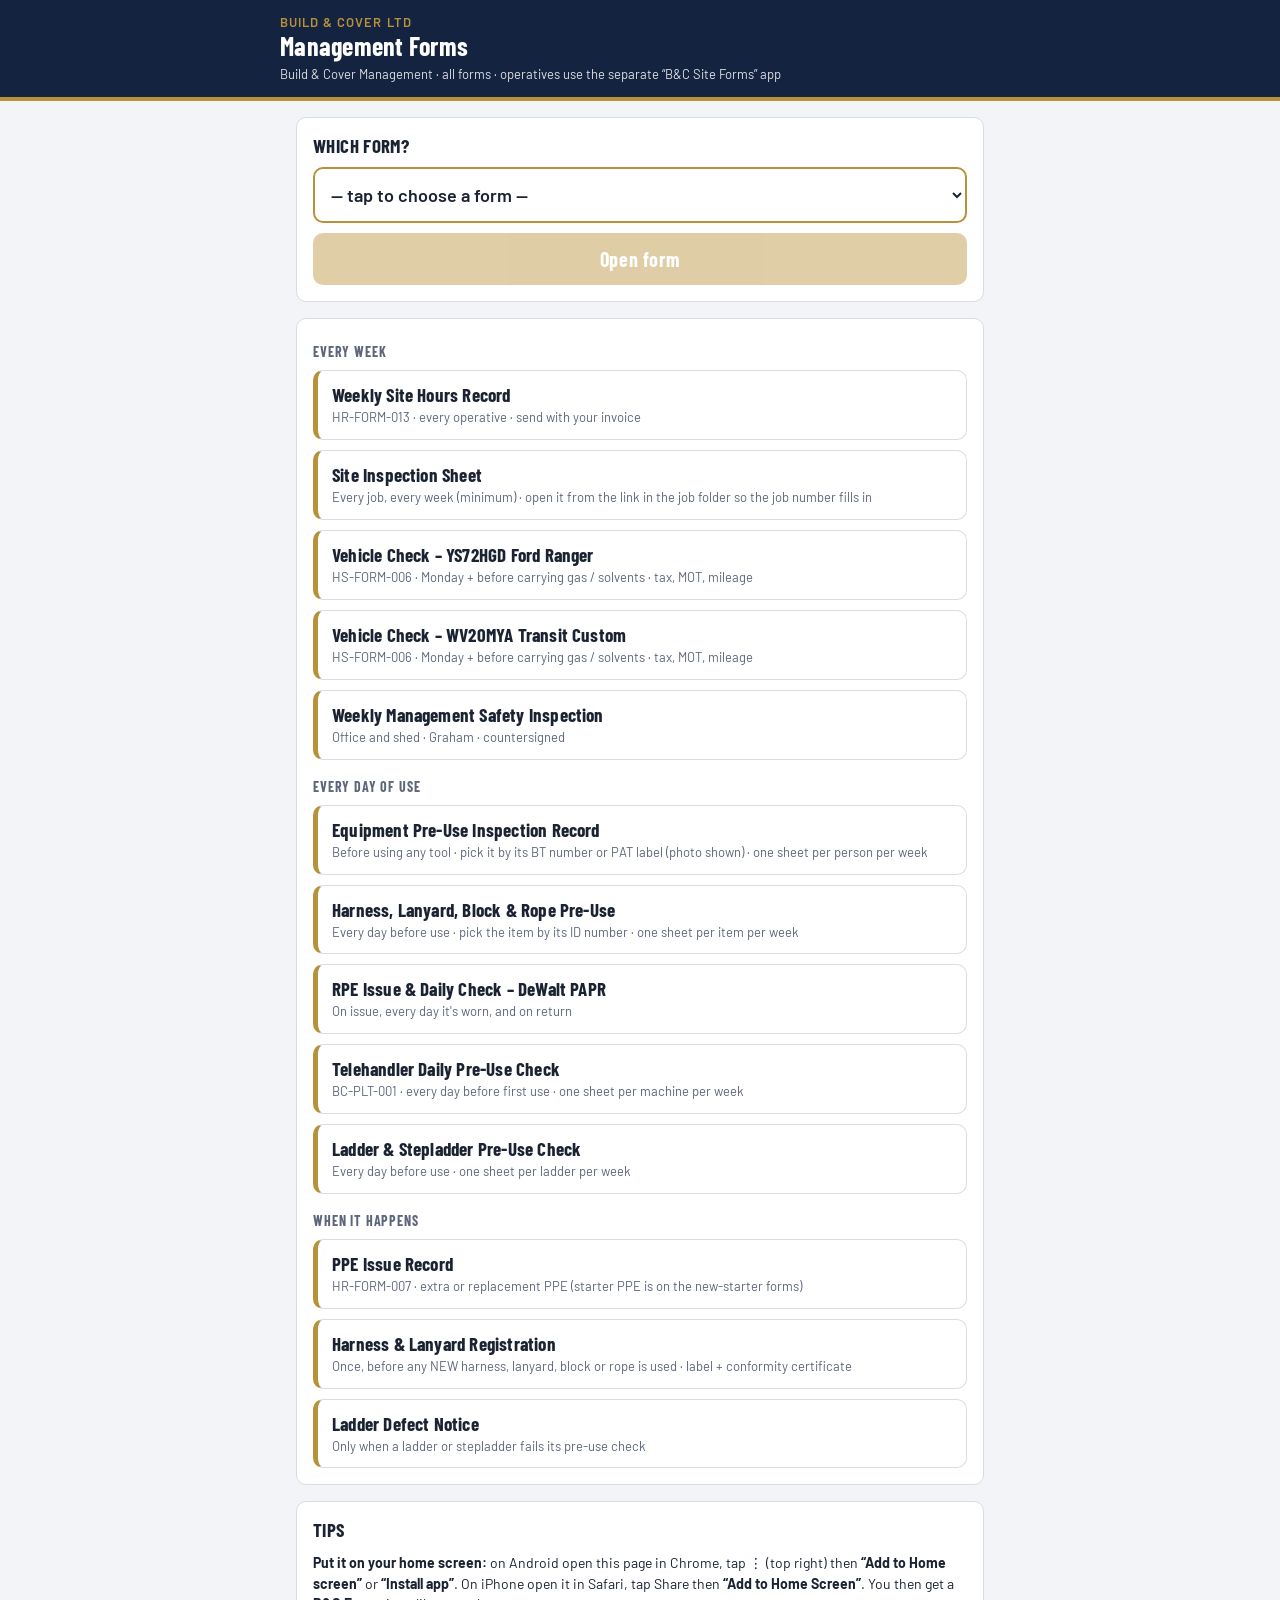
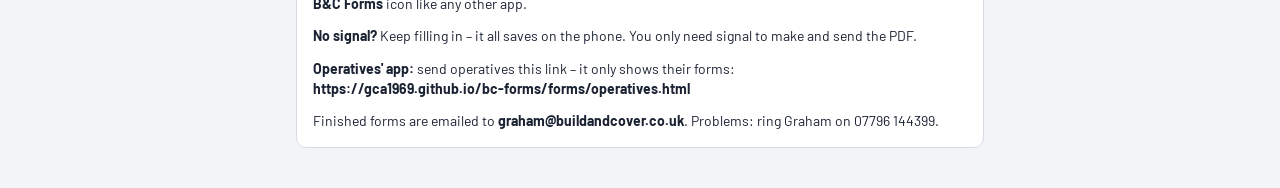
<file: forms/index.html>
<!doctype html>
<html lang="en-GB"><head><meta charset="utf-8"><meta name="viewport" content="width=device-width,initial-scale=1,viewport-fit=cover">
<title>B&amp;C Management Forms</title><meta name="theme-color" content="#14233f">
<link rel="manifest" href="manifest.json"><link rel="icon" href="icon-192.png"><link rel="apple-touch-icon" href="icon-192.png">
<meta name="apple-mobile-web-app-capable" content="yes"><meta name="apple-mobile-web-app-title" content="B&amp;C Forms">
<link rel="stylesheet" href="https://fonts.googleapis.com/css2?family=Barlow+Condensed:wght@600;700&family=Barlow:wght@400;500;600&display=swap">
<link rel="stylesheet" href="engine.css">
<style>
body{padding-bottom:24px}
.list{display:grid;gap:10px}
a.card{display:grid;gap:2px;text-decoration:none;color:var(--fg);background:var(--card);border:1px solid var(--line);border-left:5px solid var(--gold);border-radius:10px;padding:12px 14px}
a.card b{font:700 19px var(--display);letter-spacing:.01em}
a.card span{font-size:13px;color:var(--muted)}
.when{font:700 14px var(--display);text-transform:uppercase;letter-spacing:.06em;color:var(--muted);margin:8px 0 0}
.pick{display:grid;gap:10px}
.pick select{width:100%;font:600 18px var(--body,inherit);padding:14px 12px;border-radius:10px;border:2px solid var(--gold);background:var(--card);color:var(--fg)}
.pick button{font:700 20px var(--display);padding:14px;border-radius:10px;border:0;background:var(--gold);color:#fff;letter-spacing:.03em}
.pick button:disabled{opacity:.45}
#install{display:none}
</style></head><body>
<header><div class="hwrap"><div class="co">Build &amp; Cover Ltd</div><h1>Management Forms</h1><div class="ref">Build &amp; Cover Management · all forms · operatives use the separate “B&amp;C Site Forms” app</div></div></header>
<main>
  <section class="pick">
    <h2>Which form?</h2>
    <select id="menu" aria-label="Choose a form"></select>
    <button id="go" disabled>Open form</button>
    <button id="install">Add B&amp;C Forms to my home screen</button>
  </section>
  <section class="list" id="cards"></section>
  <section>
    <h2>Tips</h2>
    <p class="intro"><b>Put it on your home screen:</b> on Android open this page in Chrome, tap ⋮ (top right) then <b>“Add to Home screen”</b> or <b>“Install app”</b>. On iPhone open it in Safari, tap Share then <b>“Add to Home Screen”</b>. You then get a <b>B&amp;C Forms</b> icon like any other app.</p>
    <p class="intro"><b>No signal?</b> Keep filling in – it all saves on the phone. You only need signal to make and send the PDF.</p>
    <p class="intro"><b>Operatives' app:</b> send operatives this link – it only shows their forms:<br><b>https://gca1969.github.io/bc-forms/forms/operatives.html</b></p>
    <p class="intro">Finished forms are emailed to <b>graham@buildandcover.co.uk</b>. Problems: ring Graham on 07796 144399.</p>
  </section>
</main>
<script>
const FORMS=[
 ["Every week",[
  ["../timesheet.html","Weekly Site Hours Record","HR-FORM-013 · every operative · send with your invoice"],
  ["site-inspection.html","Site Inspection Sheet","Every job, every week (minimum) · open it from the link in the job folder so the job number fills in"],
  ["vehicle-check.html?reg=YS72HGD","Vehicle Check – YS72HGD Ford Ranger","HS-FORM-006 · Monday + before carrying gas / solvents · tax, MOT, mileage"],
  ["vehicle-check.html?reg=WV20MYA","Vehicle Check – WV20MYA Transit Custom","HS-FORM-006 · Monday + before carrying gas / solvents · tax, MOT, mileage"],
  ["mgmt-inspection.html","Weekly Management Safety Inspection","Office and shed · Graham · countersigned"]]],
 ["Every day of use",[
  ["equipment-preuse.html","Equipment Pre-Use Inspection Record","Before using any tool · pick it by its BT number or PAT label (photo shown) · one sheet per person per week"],
  ["harness-lanyard.html","Harness, Lanyard, Block & Rope Pre-Use","Every day before use · pick the item by its ID number · one sheet per item per week"],
  ["rpe-papr.html","RPE Issue & Daily Check – DeWalt PAPR","On issue, every day it's worn, and on return"],
  ["telehandler-check.html","Telehandler Daily Pre-Use Check","BC-PLT-001 · every day before first use · one sheet per machine per week"],
  ["ladder-check.html","Ladder & Stepladder Pre-Use Check","Every day before use · one sheet per ladder per week"]]],
 ["When it happens",[
  ["ppe-issue.html","PPE Issue Record","HR-FORM-007 · extra or replacement PPE (starter PPE is on the new-starter forms)"],
  ["harness-register.html","Harness & Lanyard Registration","Once, before any NEW harness, lanyard, block or rope is used · label + conformity certificate"],
  ["ladder-defect.html","Ladder Defect Notice","Only when a ladder or stepladder fails its pre-use check"]]]
];
try{localStorage.setItem("bc_hub","index.html")}catch(e){}
const esc=s=>s.replace(/&/g,"&amp;").replace(/</g,"&lt;");
const menu=document.getElementById("menu"),go=document.getElementById("go"),cards=document.getElementById("cards");
let m='<option value="">— tap to choose a form —</option>',c="";
for(const [g,list] of FORMS){m+=`<optgroup label="${esc(g)}">`;c+=`<div class="when">${esc(g)}</div>`;
  for(const [u,t,s] of list){m+=`<option value="${u}">${esc(t)}</option>`;c+=`<a class="card" href="${u}"><b>${esc(t)}</b><span>${esc(s)}</span></a>`}
  m+="</optgroup>"}
menu.innerHTML=m;cards.innerHTML=c;
menu.onchange=()=>{go.disabled=!menu.value;if(menu.value)location.href=menu.value};
go.onclick=()=>{if(menu.value)location.href=menu.value};
window.addEventListener("pageshow",()=>{menu.value="";go.disabled=true});
let ev=null;const ib=document.getElementById("install");
window.addEventListener("beforeinstallprompt",e=>{e.preventDefault();ev=e;ib.style.display="block"});
ib.onclick=async()=>{if(!ev)return;ev.prompt();await ev.userChoice;ev=null;ib.style.display="none"};
if("serviceWorker" in navigator)navigator.serviceWorker.register("sw.js").catch(()=>{});
</script>
</body></html>
</file>
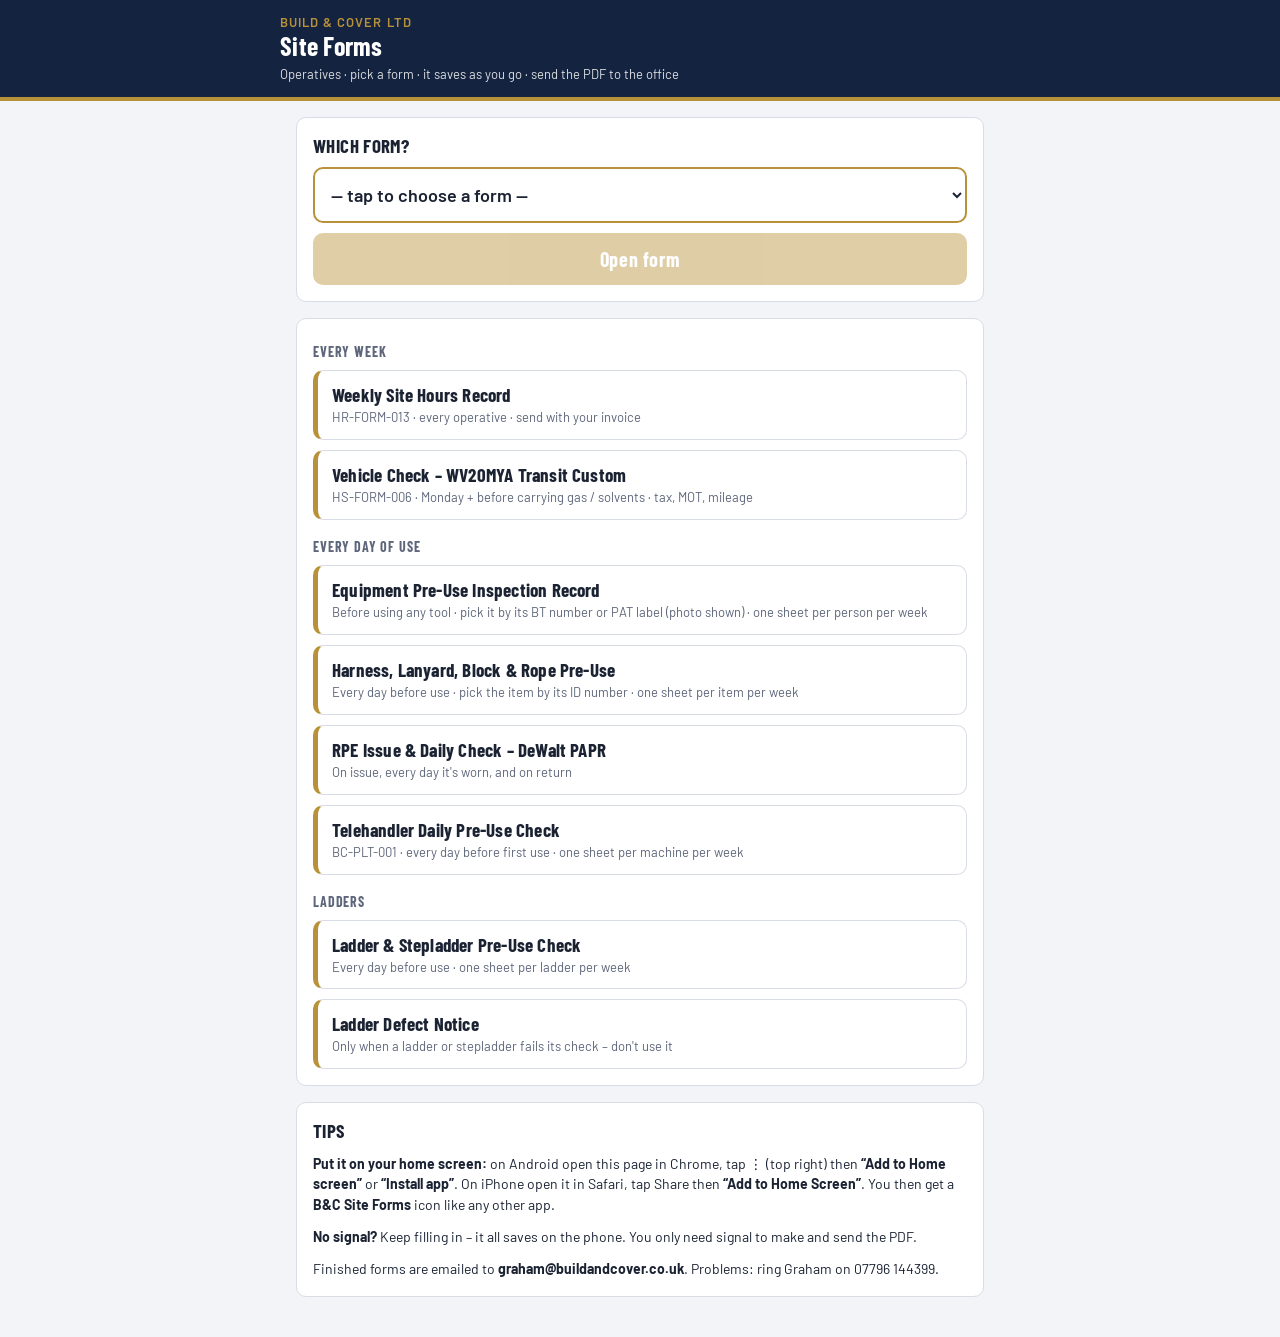
<file: forms/operatives.html>
<!doctype html>
<html lang="en-GB"><head><meta charset="utf-8"><meta name="viewport" content="width=device-width,initial-scale=1,viewport-fit=cover">
<title>B&amp;C Site Forms</title><meta name="theme-color" content="#14233f">
<link rel="manifest" href="manifest-ops.json"><link rel="icon" href="icon-ops-192.png"><link rel="apple-touch-icon" href="icon-ops-192.png">
<meta name="apple-mobile-web-app-capable" content="yes"><meta name="apple-mobile-web-app-title" content="B&amp;C Site Forms">
<link rel="stylesheet" href="https://fonts.googleapis.com/css2?family=Barlow+Condensed:wght@600;700&family=Barlow:wght@400;500;600&display=swap">
<link rel="stylesheet" href="engine.css">
<style>
body{padding-bottom:24px}
.list{display:grid;gap:10px}
a.card{display:grid;gap:2px;text-decoration:none;color:var(--fg);background:var(--card);border:1px solid var(--line);border-left:5px solid var(--gold);border-radius:10px;padding:12px 14px}
a.card b{font:700 19px var(--display);letter-spacing:.01em}
a.card span{font-size:13px;color:var(--muted)}
.when{font:700 14px var(--display);text-transform:uppercase;letter-spacing:.06em;color:var(--muted);margin:8px 0 0}
.pick{display:grid;gap:10px}
.pick select{width:100%;font:600 18px var(--body,inherit);padding:14px 12px;border-radius:10px;border:2px solid var(--gold);background:var(--card);color:var(--fg)}
.pick button{font:700 20px var(--display);padding:14px;border-radius:10px;border:0;background:var(--gold);color:#fff;letter-spacing:.03em}
.pick button:disabled{opacity:.45}
#install{display:none}
</style></head><body>
<header><div class="hwrap"><div class="co">Build &amp; Cover Ltd</div><h1>Site Forms</h1><div class="ref">Operatives · pick a form · it saves as you go · send the PDF to the office</div></div></header>
<main>
  <section class="pick">
    <h2>Which form?</h2>
    <select id="menu" aria-label="Choose a form"></select>
    <button id="go" disabled>Open form</button>
    <button id="install">Add B&amp;C Site Forms to my home screen</button>
  </section>
  <section class="list" id="cards"></section>
  <section>
    <h2>Tips</h2>
    <p class="intro"><b>Put it on your home screen:</b> on Android open this page in Chrome, tap ⋮ (top right) then <b>“Add to Home screen”</b> or <b>“Install app”</b>. On iPhone open it in Safari, tap Share then <b>“Add to Home Screen”</b>. You then get a <b>B&amp;C Site Forms</b> icon like any other app.</p>
    <p class="intro"><b>No signal?</b> Keep filling in – it all saves on the phone. You only need signal to make and send the PDF.</p>
    <p class="intro">Finished forms are emailed to <b>graham@buildandcover.co.uk</b>. Problems: ring Graham on 07796 144399.</p>
  </section>
</main>
<script>
const FORMS=[
 ["Every week",[
  ["../timesheet.html","Weekly Site Hours Record","HR-FORM-013 · every operative · send with your invoice"],
  ["vehicle-check.html?reg=WV20MYA","Vehicle Check – WV20MYA Transit Custom","HS-FORM-006 · Monday + before carrying gas / solvents · tax, MOT, mileage"]]],
 ["Every day of use",[
  ["equipment-preuse.html","Equipment Pre-Use Inspection Record","Before using any tool · pick it by its BT number or PAT label (photo shown) · one sheet per person per week"],
  ["harness-lanyard.html","Harness, Lanyard, Block & Rope Pre-Use","Every day before use · pick the item by its ID number · one sheet per item per week"],
  ["rpe-papr.html","RPE Issue & Daily Check – DeWalt PAPR","On issue, every day it's worn, and on return"],
  ["telehandler-check.html","Telehandler Daily Pre-Use Check","BC-PLT-001 · every day before first use · one sheet per machine per week"]]],
 ["Ladders",[
  ["ladder-check.html","Ladder & Stepladder Pre-Use Check","Every day before use · one sheet per ladder per week"],
  ["ladder-defect.html","Ladder Defect Notice","Only when a ladder or stepladder fails its check – don't use it"]]]
];
try{localStorage.setItem("bc_hub","operatives.html")}catch(e){}
const esc=s=>s.replace(/&/g,"&amp;").replace(/</g,"&lt;");
const menu=document.getElementById("menu"),go=document.getElementById("go"),cards=document.getElementById("cards");
let m='<option value="">— tap to choose a form —</option>',c="";
for(const [g,list] of FORMS){m+=`<optgroup label="${esc(g)}">`;c+=`<div class="when">${esc(g)}</div>`;
  for(const [u,t,s] of list){m+=`<option value="${u}">${esc(t)}</option>`;c+=`<a class="card" href="${u}"><b>${esc(t)}</b><span>${esc(s)}</span></a>`}
  m+="</optgroup>"}
menu.innerHTML=m;cards.innerHTML=c;
menu.onchange=()=>{go.disabled=!menu.value;if(menu.value)location.href=menu.value};
go.onclick=()=>{if(menu.value)location.href=menu.value};
window.addEventListener("pageshow",()=>{menu.value="";go.disabled=true});
let ev=null;const ib=document.getElementById("install");
window.addEventListener("beforeinstallprompt",e=>{e.preventDefault();ev=e;ib.style.display="block"});
ib.onclick=async()=>{if(!ev)return;ev.prompt();await ev.userChoice;ev=null;ib.style.display="none"};
if("serviceWorker" in navigator)navigator.serviceWorker.register("sw.js").catch(()=>{});
</script>
</body></html>
</file>
<file: forms/engine.css>
/* Build & Cover phone forms – shared styles (same look as HR-FORM-013 timesheet) */
:root{
  --navy:#14233f; --gold:#b8923a; --bg:#f3f4f7; --card:#ffffff; --fg:#1b2333; --muted:#5d667a;
  --line:#d8dce5; --field:#f8f9fb; --good:#1f7a4d; --warn:#a86400; --bad:#b3261e; --onnavy:#ffffff;
  --display:"Barlow Condensed","Arial Narrow",Arial,sans-serif; --body:"Barlow",system-ui,-apple-system,"Segoe UI",Roboto,sans-serif;
  color-scheme:light;
}
@media (prefers-color-scheme:dark){:root:not([data-theme="light"]){
  --bg:#0e1420; --card:#172033; --fg:#e8ebf2; --muted:#9aa4b8; --line:#2b3650; --field:#111a2a;
  --good:#4cc38a; --warn:#e3a33b; --bad:#ff7b72; color-scheme:dark}}
:root[data-theme="dark"]{--bg:#0e1420; --card:#172033; --fg:#e8ebf2; --muted:#9aa4b8; --line:#2b3650; --field:#111a2a;
  --good:#4cc38a; --warn:#e3a33b; --bad:#ff7b72; color-scheme:dark}
*{box-sizing:border-box}
[hidden]{display:none!important}
html{-webkit-text-size-adjust:100%}
body{margin:0;background:var(--bg);color:var(--fg);font:16px/1.45 var(--body);padding-bottom:calc(120px + env(safe-area-inset-bottom,0px))}
header{background:var(--navy);color:var(--onnavy);border-bottom:4px solid var(--gold);
  padding-top:calc(14px + env(safe-area-inset-top,0px));padding-bottom:14px;
  padding-left:max(16px,env(safe-area-inset-left,0px));padding-right:max(16px,env(safe-area-inset-right,0px))}
.hwrap,main{max-width:720px;margin:0 auto}
.co{font:600 13px var(--body);letter-spacing:.08em;text-transform:uppercase;color:var(--gold)}
.co a{color:var(--gold)}
h1{font:700 26px/1.1 var(--display);margin:2px 0 4px;letter-spacing:.01em}
.ref{font-size:13px;opacity:.85}
.saved{margin-top:8px;font-size:13px;display:flex;gap:6px;align-items:center}
.dot{width:8px;height:8px;border-radius:50%;background:#4cc38a;flex:none}
main{padding-block:16px;padding-left:max(16px,env(safe-area-inset-left,0px));padding-right:max(16px,env(safe-area-inset-right,0px));display:grid;gap:16px}
section{background:var(--card);border:1px solid var(--line);border-radius:10px;padding:16px;display:grid;gap:12px;min-width:0}
h2{font:700 19px var(--display);margin:0;letter-spacing:.02em;text-transform:uppercase;display:flex;gap:8px;align-items:baseline;flex-wrap:wrap}
h2 .n{color:var(--gold)}
h2 .na{margin-left:auto;font:600 14px var(--body);text-transform:none;letter-spacing:0;display:flex;gap:6px;align-items:center}
h2 .na input{width:22px;height:22px;accent-color:var(--navy)}
.note{font-size:14px;color:var(--muted);margin:0}
.intro{font-size:14px;margin:0}
label.f{display:grid;gap:4px;font-size:14px;font-weight:600;min-width:0}
input[type=text],input[type=date],input[type=time],input[type=number],input[type=email],select,textarea{
  width:100%;font:inherit;font-weight:400;color:var(--fg);background:var(--field);border:1px solid var(--line);border-radius:8px;padding:10px;min-height:46px}
textarea{min-height:60px;resize:vertical}
input:focus,select:focus,textarea:focus,button:focus-visible{outline:3px solid var(--gold);outline-offset:1px}
.row{display:grid;grid-template-columns:repeat(auto-fit,minmax(150px,1fr));gap:10px}
.item{border:1px solid var(--line);border-radius:8px;padding:10px;display:grid;gap:8px;background:var(--card)}
.item.no{border-color:var(--bad)}
.item .q{font-weight:600;font-size:15px}
.item .act{font-size:13px;color:var(--bad);font-weight:600}
.seg{display:flex;gap:6px;flex-wrap:wrap}
.seg button{flex:1;min-width:64px;min-height:44px;font:600 15px var(--body);border-radius:8px;border:1px solid var(--line);background:var(--field);color:var(--fg);cursor:pointer}
.seg button[aria-pressed=true].y{background:var(--good);border-color:var(--good);color:#fff}
.seg button[aria-pressed=true].n{background:var(--bad);border-color:var(--bad);color:#fff}
.seg button[aria-pressed=true].x{background:var(--muted);border-color:var(--muted);color:#fff}
.tools{display:flex;gap:8px;flex-wrap:wrap;align-items:center}
.thumbs{display:flex;gap:6px;flex-wrap:wrap}
.thumbs figure{margin:0;position:relative}
.thumbs img{width:72px;height:72px;object-fit:cover;border-radius:6px;border:1px solid var(--line);display:block}
.thumbs button{position:absolute;top:-6px;right:-6px;width:24px;height:24px;border-radius:50%;border:none;background:var(--bad);color:#fff;font-weight:700;cursor:pointer;line-height:1}
.sub{font:700 15px var(--display);text-transform:uppercase;letter-spacing:.03em;color:var(--muted);margin:6px 0 0}
.pill{display:inline-block;padding:2px 10px;border-radius:999px;font-weight:600;font-size:14px;border:1px solid currentColor}
.ok{color:var(--good)}.warn{color:var(--warn)}.bad{color:var(--bad)}
.sigbox{border:1px dashed var(--muted);border-radius:8px;background:#fff;touch-action:none;position:relative}
canvas{display:block;width:100%;height:140px}
.sighint{position:absolute;left:12px;bottom:8px;color:#8a92a3;font-size:13px;pointer-events:none}
.btn{font:600 16px var(--body);border-radius:8px;border:1px solid var(--line);background:var(--field);color:var(--fg);padding:12px 14px;min-height:48px;cursor:pointer;text-align:center;text-decoration:none;display:inline-block}
.btn.primary{background:var(--navy);color:#fff;border-color:var(--navy)}
.btn.gold{background:var(--gold);color:#14233f;border-color:var(--gold)}
.btn.small{min-height:38px;padding:6px 12px;font-size:14px}
.days{display:grid;grid-template-columns:repeat(7,1fr);gap:4px}
.days button{min-height:44px;border-radius:8px;border:1px solid var(--line);background:var(--field);color:var(--fg);font:700 15px var(--display);cursor:pointer}
.days button.on{background:var(--navy);color:#fff;border-color:var(--navy)}
.days button.done::after{content:" ✓";color:var(--good)}
.days button.on.done::after{color:#9fe0bd}
.equip{border:1px solid var(--gold);border-radius:10px;padding:12px;display:grid;gap:10px}
.equip .eh{display:flex;justify-content:space-between;gap:8px;align-items:center;font-weight:700}
.banner{border-radius:10px;padding:12px 14px;border:1px solid var(--warn);background:var(--card);display:grid;gap:8px}
.banner.red{border-color:var(--bad)}
.banner b{color:var(--warn)}.banner.red b{color:var(--bad)}
.bar{position:fixed;left:0;right:0;bottom:0;background:var(--card);border-top:1px solid var(--line);z-index:5;
  padding-top:10px;padding-bottom:calc(10px + env(safe-area-inset-bottom,0px));
  padding-left:max(16px,env(safe-area-inset-left,0px));padding-right:max(16px,env(safe-area-inset-right,0px))}
.barin{max-width:720px;margin:0 auto;display:grid;gap:6px}
.prog{font-size:13px;color:var(--muted);display:flex;justify-content:space-between}
.btns{display:grid;grid-template-columns:1fr 1.4fr;gap:8px}
.panel{position:fixed;inset:0;background:rgba(10,15,25,.55);display:flex;align-items:flex-end;justify-content:center;z-index:20;padding:16px;padding-bottom:calc(16px + env(safe-area-inset-bottom,0px))}
.sheet{background:var(--card);color:var(--fg);border-radius:12px;max-width:560px;width:100%;padding:18px;display:grid;gap:12px;max-height:85vh;overflow:auto}
.sheet h3{font:700 22px var(--display);margin:0}
.sheet ol{margin:0;padding-left:20px;display:grid;gap:6px}
.addr{font:600 17px var(--body);word-break:break-all;background:var(--field);border:1px solid var(--line);border-radius:8px;padding:10px;user-select:all}
.foot{font-size:12px;color:var(--muted);text-align:center;padding:4px 0 8px}
table.iss{width:100%;border-collapse:collapse;font-size:14px}
table.iss td{border-top:1px solid var(--line);padding:8px 4px;vertical-align:top}
.chk{display:flex;gap:10px;align-items:flex-start}
.chk input{width:24px;height:24px;flex:none;margin-top:2px;accent-color:var(--navy)}
@media (prefers-reduced-motion:no-preference){.btn{transition:filter .15s}.btn:active{filter:brightness(.9)}}
</file>
